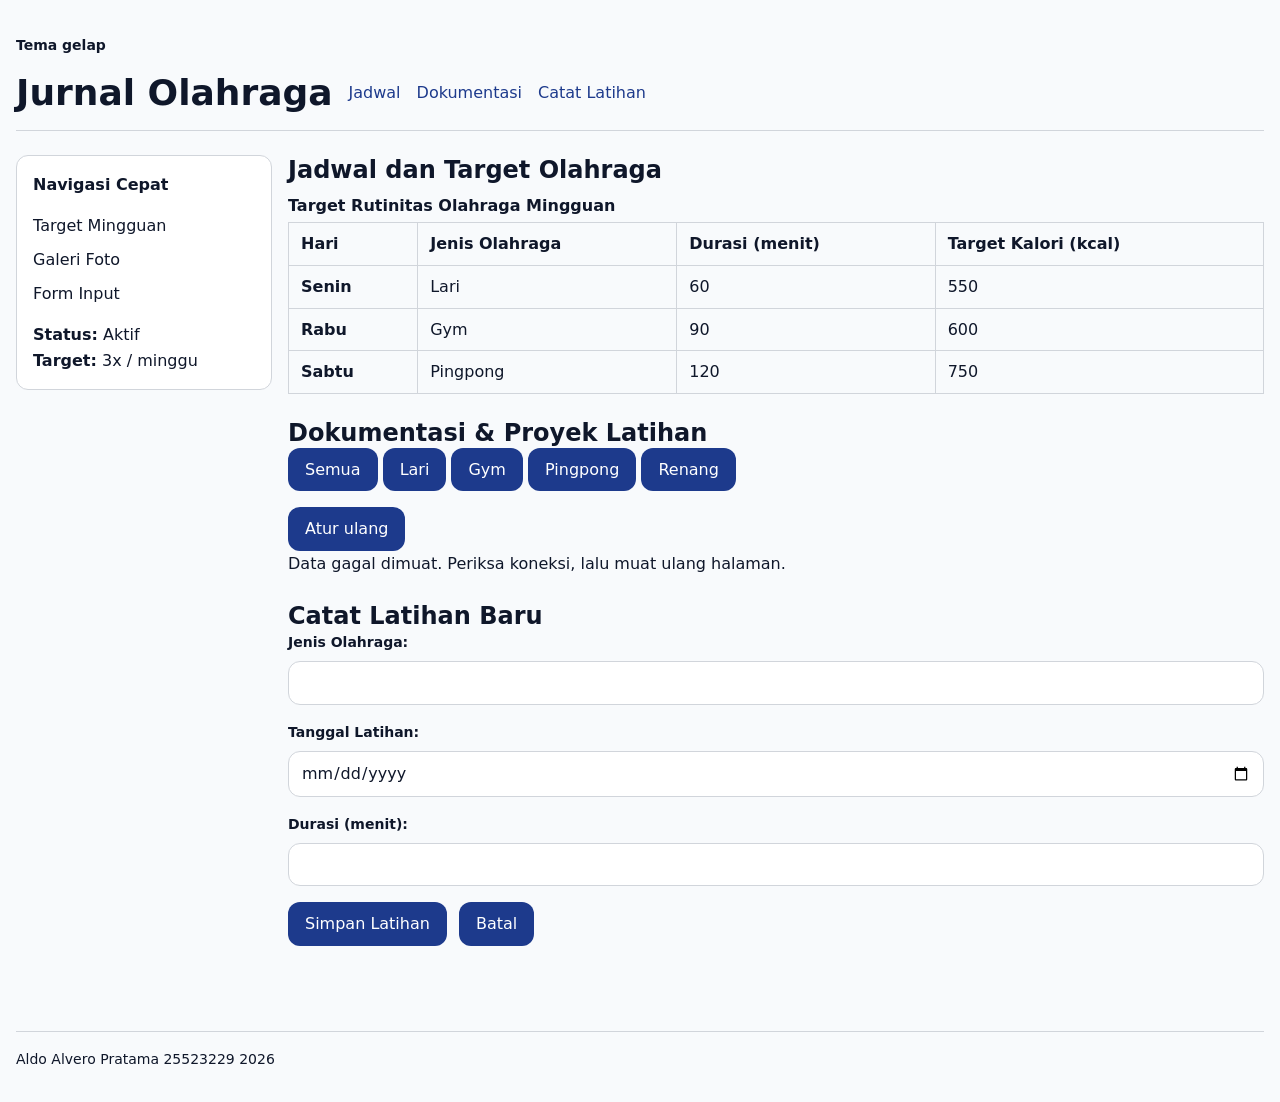
<file: worksheet -p11/profil.html>
<!doctype html>
<html lang="id">
  <head>
    <meta charset="utf-8" />
    <meta name="viewport" content="width=device-width, initial-scale=1.0" />
    <title>Jurnal & Target Olahraga Saya</title>
    <link rel="icon" href="data:," />

    <link rel="stylesheet" href="tokens.css" />
    <link rel="stylesheet" href="base.css" />
    <link rel="stylesheet" href="layout.css" />
    <link rel="stylesheet" href="komponen.css" />
    <link rel="stylesheet" href="tema.css" />
    <link rel="stylesheet" href="responsif.css" />
  </head>
  <body>
    <div class="page">
      <header>
        <div class="baris-pengalih">
          <input type="checkbox" id="tema" class="pengalih-tema" />
          <label for="tema" class="tombol-tema">Tema gelap</label>
        </div>

        <div class="header-baris navbar">
          <h1>Jurnal Olahraga</h1>
          <nav aria-label="Navigasi utama">
            <ul>
              <li><a href="#jadwal">Jadwal</a></li>
              <li><a href="#galeri">Dokumentasi</a></li>
              <li><a href="#catat">Catat Latihan</a></li>
            </ul>
          </nav>
        </div>
      </header>

      <main class="isi">
        <aside class="sisi">
          <h3>Navigasi Cepat</h3>
          <nav>
            <ul>
              <li><a href="#jadwal">Target Mingguan</a></li>
              <li><a href="#galeri">Galeri Foto</a></li>
              <li><a href="#catat">Form Input</a></li>
            </ul>
          </nav>
          <div class="info-profil">
            <p><strong>Status:</strong> Aktif</p>
            <p><strong>Target:</strong> 3x / minggu</p>
          </div>
        </aside>

        <div class="utama">
          <section id="jadwal" class="bagian">
            <h2>Jadwal dan Target Olahraga</h2>
            <div class="wadah-tabel">
              <table>
                <caption>
                  Target Rutinitas Olahraga Mingguan
                </caption>
                <thead>
                  <tr>
                    <th scope="col">Hari</th>
                    <th scope="col">Jenis Olahraga</th>
                    <th scope="col">Durasi (menit)</th>
                    <th scope="col">Target Kalori (kcal)</th>
                  </tr>
                </thead>
                <tbody>
                  <tr>
                    <th scope="row">Senin</th>
                    <td>Lari</td>
                    <td>60</td>
                    <td>550</td>
                  </tr>
                  <tr>
                    <th scope="row">Rabu</th>
                    <td>Gym</td>
                    <td>90</td>
                    <td>600</td>
                  </tr>
                  <tr>
                    <th scope="row">Sabtu</th>
                    <td>Pingpong</td>
                    <td>120</td>
                    <td>750</td>
                  </tr>
                </tbody>
              </table>
            </div>
          </section>

          <section id="galeri" class="bagian">
            <h2>Dokumentasi & Proyek Latihan</h2>
            
            <div id="filter" style="margin-bottom: 1rem;">
              <button type="button" data-kategori="semua" class="aktif">Semua</button>
              <button type="button" data-kategori="lari">Lari</button>
              <button type="button" data-kategori="gym">Gym</button>
              <button type="button" data-kategori="pingpong">Pingpong</button>
              <button type="button" data-kategori="renang">Renang</button>
            </div>
            <button type="button" id="atur-ulang">Atur ulang</button>

            <p id="muat" hidden>Memuat data...</p>
            <p id="pesan-kosong" hidden>Tidak ada latihan pada kategori ini.</p>

      
            <div class="galeri" id="daftar-proyek"></div>
          </section>

          <section id="catat" class="bagian">
            <h2>Catat Latihan Baru</h2>
            <form action="/simpan" method="post">
              <div class="form-kolom">
                <label for="jenis-olahraga">Jenis Olahraga:</label>
                <input
                  type="text"
                  id="jenis-olahraga"
                  name="jenis-olahraga"
                  required
                  minlength="3"
                />
                <span class="pesan-galat"
                  >Jenis olahraga minimal 3 karakter.</span
                >
              </div>

              <div class="form-kolom">
                <label for="tanggal-latihan">Tanggal Latihan:</label>
                <input
                  type="date"
                  id="tanggal-latihan"
                  name="tanggal-latihan"
                  required
                />
                <span class="pesan-galat">Tanggal latihan wajib diisi.</span>
              </div>

              <div class="form-kolom">
                <label for="durasi-latihan">Durasi (menit):</label>
                <input
                  type="number"
                  id="durasi-latihan"
                  name="durasi-latihan"
                  min="1"
                  max="300"
                  required
                />
                <span class="pesan-galat"
                  >Durasi wajib antara 1-300 menit.</span
                >
              </div>

              <div class="baris-tombol">
                <button type="submit">Simpan Latihan</button>
                <button type="reset" class="tombol-sekunder">Batal</button>
              </div>
            </form>
          </section>
        </div>
      </main>

      <footer>
        <p>Aldo Alvero Pratama 25523229 2026</p>
      </footer>
    </div>
    <script type="module" src="js/app.js"></script>
     
  </body>
</html>
</file>
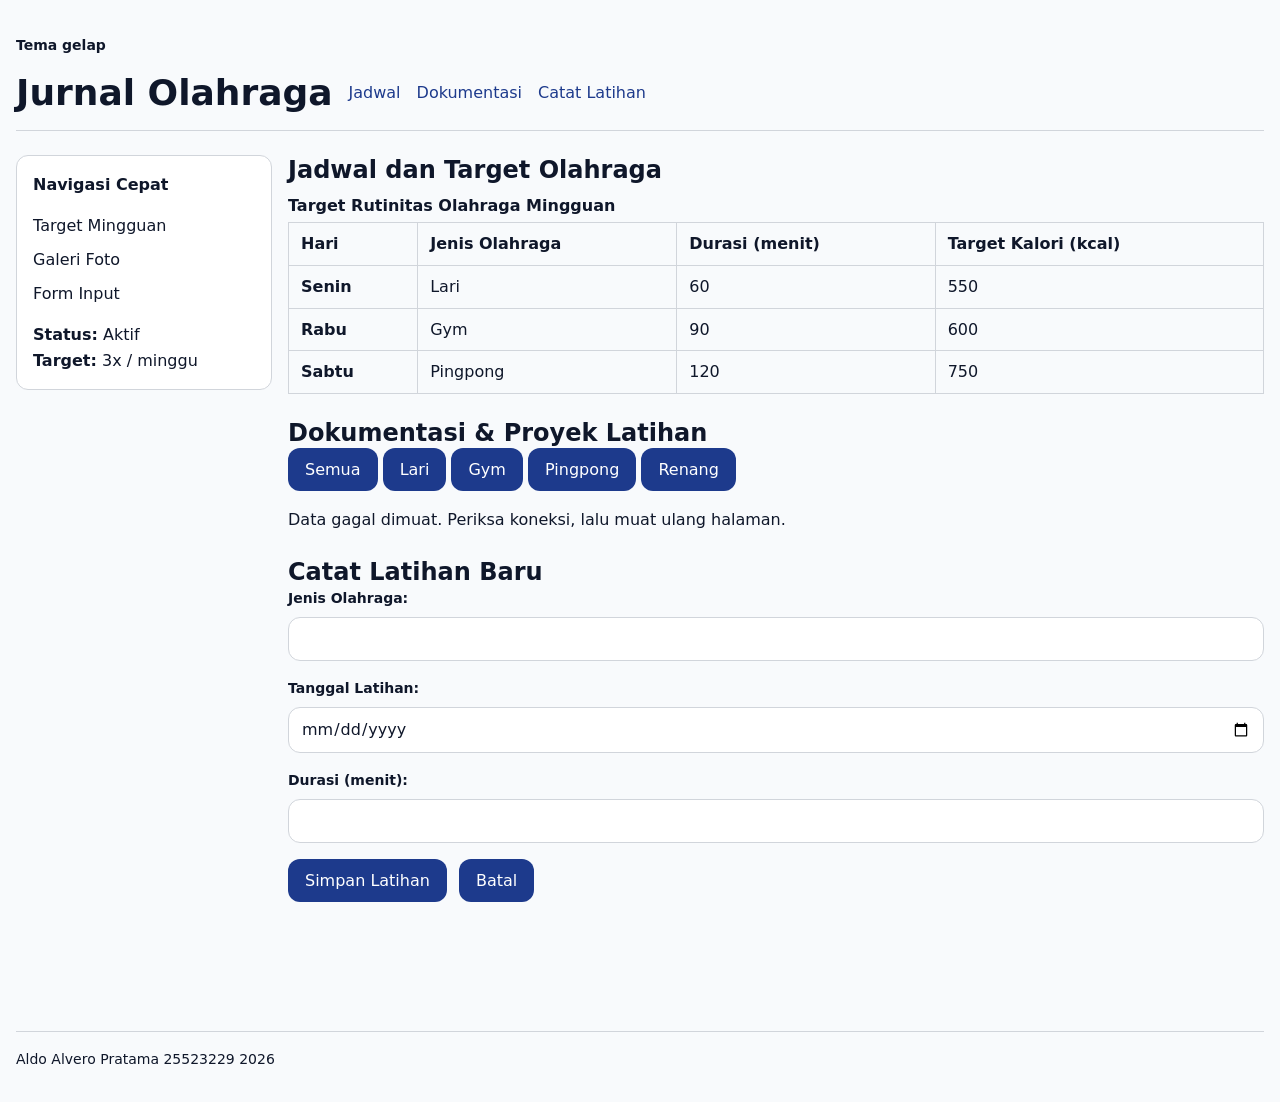
<file: worksheet-p10/profil.html>
<!doctype html>
<html lang="id">
  <head>
    <meta charset="utf-8" />
    <meta name="viewport" content="width=device-width, initial-scale=1.0" />
    <title>Jurnal & Target Olahraga Saya</title>

    <link rel="stylesheet" href="tokens.css" />
    <link rel="stylesheet" href="base.css" />
    <link rel="stylesheet" href="layout.css" />
    <link rel="stylesheet" href="komponen.css" />
    <link rel="stylesheet" href="tema.css" />
    <link rel="stylesheet" href="responsif.css" />
  </head>
  <body>
    <div class="page">
      <header>
        <div class="baris-pengalih">
          <input type="checkbox" id="tema" class="pengalih-tema" />
          <label for="tema" class="tombol-tema">Tema gelap</label>
        </div>

        <div class="header-baris navbar">
          <h1>Jurnal Olahraga</h1>
          <nav aria-label="Navigasi utama">
            <ul>
              <li><a href="#jadwal">Jadwal</a></li>
              <li><a href="#galeri">Dokumentasi</a></li>
              <li><a href="#catat">Catat Latihan</a></li>
            </ul>
          </nav>
        </div>
      </header>

      <main class="isi">
        <aside class="sisi">
          <h3>Navigasi Cepat</h3>
          <nav>
            <ul>
              <li><a href="#jadwal">Target Mingguan</a></li>
              <li><a href="#galeri">Galeri Foto</a></li>
              <li><a href="#catat">Form Input</a></li>
            </ul>
          </nav>
          <div class="info-profil">
            <p><strong>Status:</strong> Aktif</p>
            <p><strong>Target:</strong> 3x / minggu</p>
          </div>
        </aside>

        <div class="utama">
          <section id="jadwal" class="bagian">
            <h2>Jadwal dan Target Olahraga</h2>
            <div class="wadah-tabel">
              <table>
                <caption>
                  Target Rutinitas Olahraga Mingguan
                </caption>
                <thead>
                  <tr>
                    <th scope="col">Hari</th>
                    <th scope="col">Jenis Olahraga</th>
                    <th scope="col">Durasi (menit)</th>
                    <th scope="col">Target Kalori (kcal)</th>
                  </tr>
                </thead>
                <tbody>
                  <tr>
                    <th scope="row">Senin</th>
                    <td>Lari</td>
                    <td>60</td>
                    <td>550</td>
                  </tr>
                  <tr>
                    <th scope="row">Rabu</th>
                    <td>Gym</td>
                    <td>90</td>
                    <td>600</td>
                  </tr>
                  <tr>
                    <th scope="row">Sabtu</th>
                    <td>Pingpong</td>
                    <td>120</td>
                    <td>750</td>
                  </tr>
                </tbody>
              </table>
            </div>
          </section>

          <section id="galeri" class="bagian">
            <h2>Dokumentasi & Proyek Latihan</h2>
            
            <div id="filter" style="margin-bottom: 1rem;">
              <button type="button" data-kategori="semua" class="aktif">Semua</button>
              <button type="button" data-kategori="lari">Lari</button>
              <button type="button" data-kategori="gym">Gym</button>
              <button type="button" data-kategori="pingpong">Pingpong</button>
              <button type="button" data-kategori="renang">Renang</button>
            </div>
            <p id="muat" hidden>Memuat data...</p>
            <p id="pesan-kosong" hidden>Tidak ada latihan pada kategori ini.</p>

      
            <div class="galeri" id="daftar-proyek"></div>
          </section>

          <section id="catat" class="bagian">
            <h2>Catat Latihan Baru</h2>
            <form action="/simpan" method="post">
              <div class="form-kolom">
                <label for="jenis-olahraga">Jenis Olahraga:</label>
                <input
                  type="text"
                  id="jenis-olahraga"
                  name="jenis-olahraga"
                  required
                  minlength="3"
                />
                <span class="pesan-galat"
                  >Jenis olahraga minimal 3 karakter.</span
                >
              </div>

              <div class="form-kolom">
                <label for="tanggal-latihan">Tanggal Latihan:</label>
                <input
                  type="date"
                  id="tanggal-latihan"
                  name="tanggal-latihan"
                  required
                />
                <span class="pesan-galat">Tanggal latihan wajib diisi.</span>
              </div>

              <div class="form-kolom">
                <label for="durasi-latihan">Durasi (menit):</label>
                <input
                  type="number"
                  id="durasi-latihan"
                  name="durasi-latihan"
                  min="1"
                  max="300"
                  required
                />
                <span class="pesan-galat"
                  >Durasi wajib antara 1-300 menit.</span
                >
              </div>

              <div class="baris-tombol">
                <button type="submit">Simpan Latihan</button>
                <button type="reset" class="tombol-sekunder">Batal</button>
              </div>
            </form>
          </section>
        </div>
      </main>

      <footer>
        <p>Aldo Alvero Pratama 25523229 2026</p>
      </footer>
    </div>
    <script type="module" src="js/app.js"></script>
     
  </body>
</html>
</file>
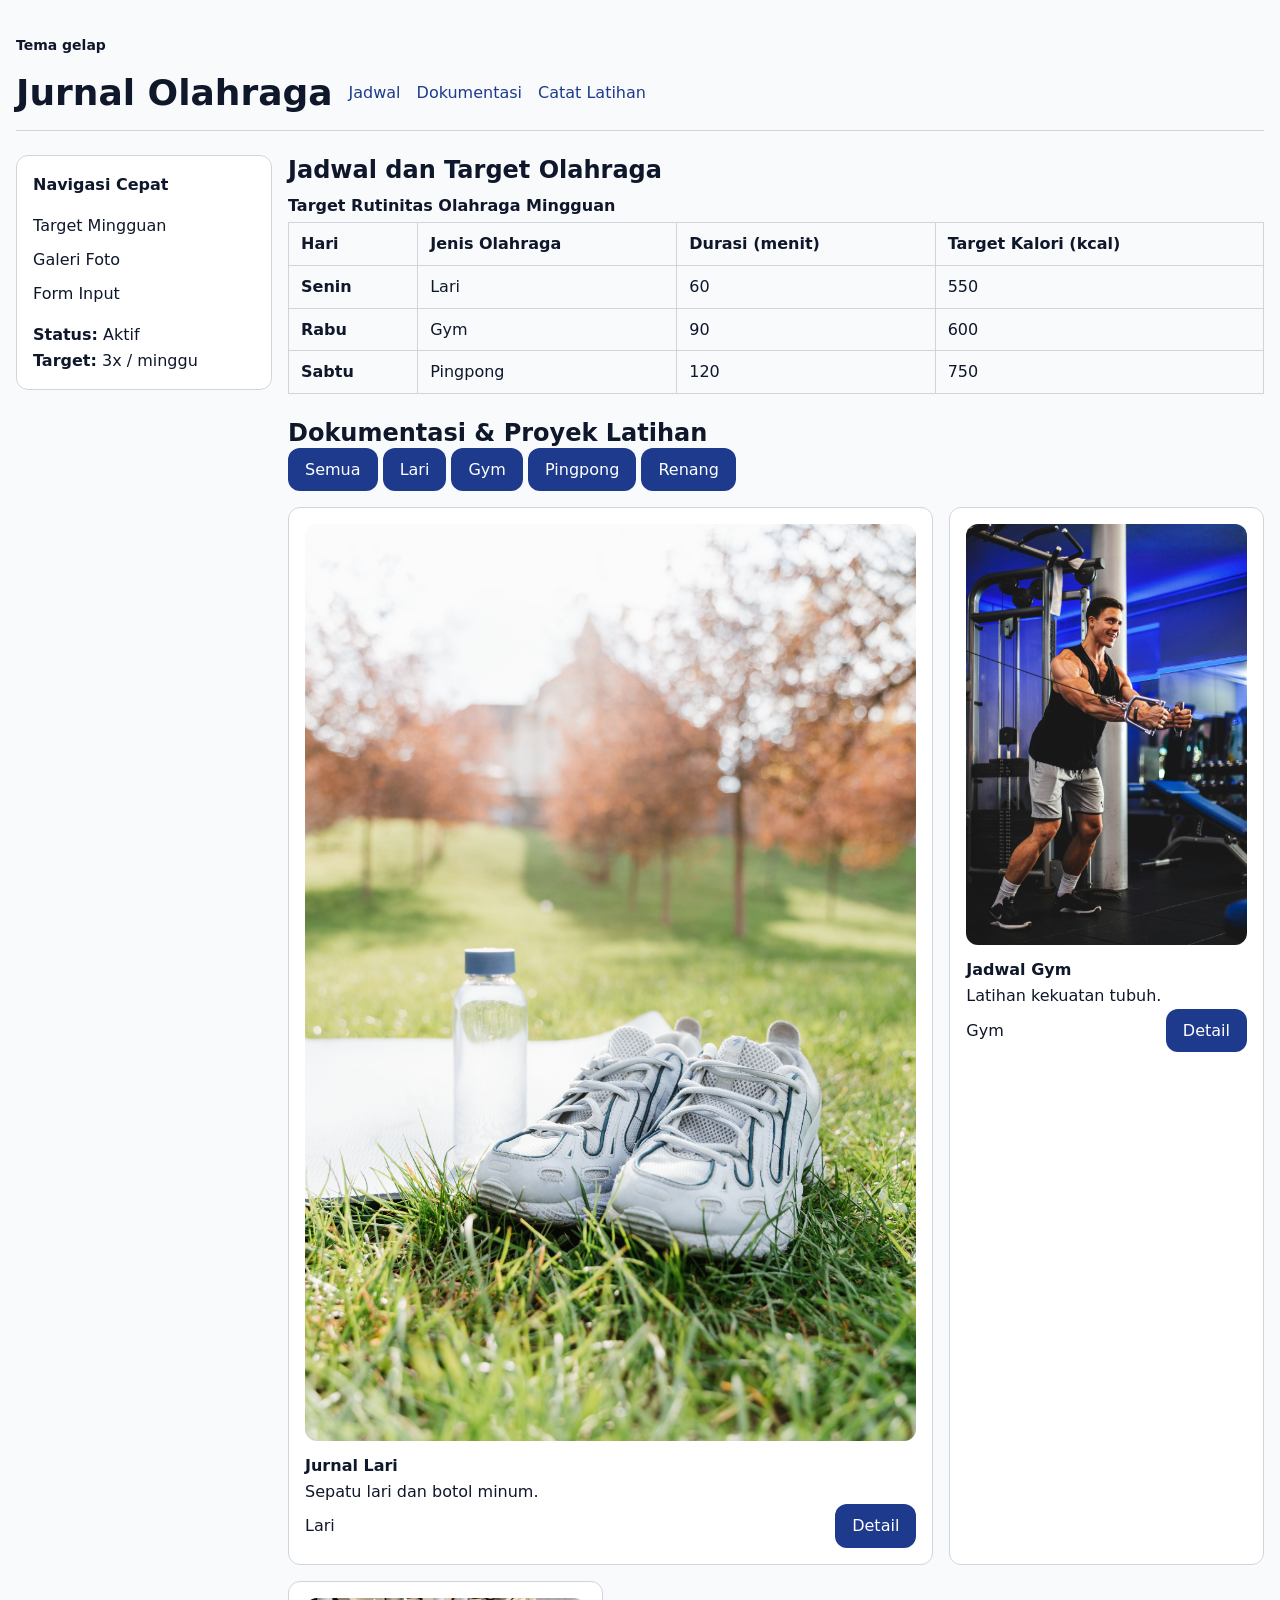
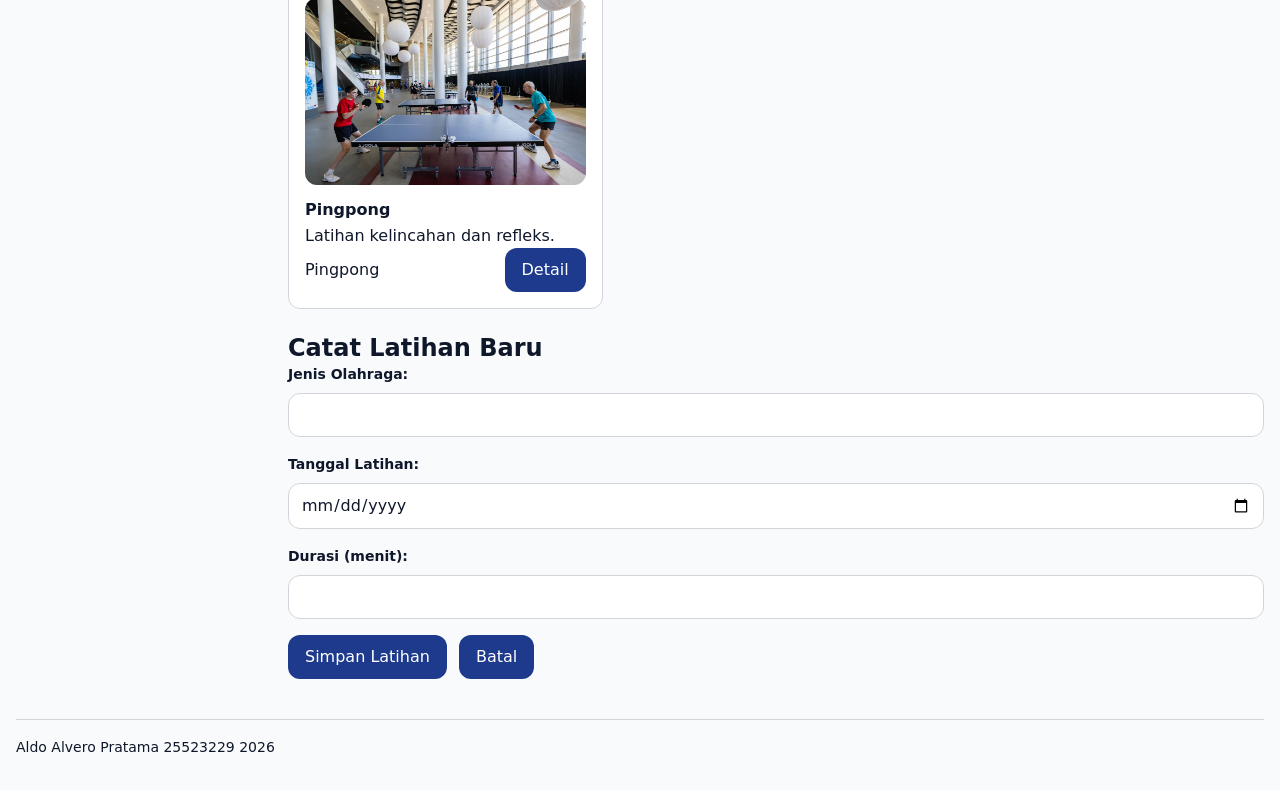
<file: worksheet-p9/profil.html>
<!doctype html>
<html lang="id">
  <head>
    <meta charset="utf-8" />
    <meta name="viewport" content="width=device-width, initial-scale=1.0" />
    <title>Jurnal & Target Olahraga Saya</title>

    <link rel="stylesheet" href="tokens.css" />
    <link rel="stylesheet" href="base.css" />
    <link rel="stylesheet" href="layout.css" />
    <link rel="stylesheet" href="komponen.css" />
    <link rel="stylesheet" href="tema.css" />
    <link rel="stylesheet" href="responsif.css" />
  </head>
  <body>
    <div class="page">
      <header>
        <div class="baris-pengalih">
          <input type="checkbox" id="tema" class="pengalih-tema" />
          <label for="tema" class="tombol-tema">Tema gelap</label>
        </div>

        <div class="header-baris navbar">
          <h1>Jurnal Olahraga</h1>
          <nav aria-label="Navigasi utama">
            <ul>
              <li><a href="#jadwal">Jadwal</a></li>
              <li><a href="#galeri">Dokumentasi</a></li>
              <li><a href="#catat">Catat Latihan</a></li>
            </ul>
          </nav>
        </div>
      </header>

      <main class="isi">
        <aside class="sisi">
          <h3>Navigasi Cepat</h3>
          <nav>
            <ul>
              <li><a href="#jadwal">Target Mingguan</a></li>
              <li><a href="#galeri">Galeri Foto</a></li>
              <li><a href="#catat">Form Input</a></li>
            </ul>
          </nav>
          <div class="info-profil">
            <p><strong>Status:</strong> Aktif</p>
            <p><strong>Target:</strong> 3x / minggu</p>
          </div>
        </aside>

        <div class="utama">
          <section id="jadwal" class="bagian">
            <h2>Jadwal dan Target Olahraga</h2>
            <div class="wadah-tabel">
              <table>
                <caption>
                  Target Rutinitas Olahraga Mingguan
                </caption>
                <thead>
                  <tr>
                    <th scope="col">Hari</th>
                    <th scope="col">Jenis Olahraga</th>
                    <th scope="col">Durasi (menit)</th>
                    <th scope="col">Target Kalori (kcal)</th>
                  </tr>
                </thead>
                <tbody>
                  <tr>
                    <th scope="row">Senin</th>
                    <td>Lari</td>
                    <td>60</td>
                    <td>550</td>
                  </tr>
                  <tr>
                    <th scope="row">Rabu</th>
                    <td>Gym</td>
                    <td>90</td>
                    <td>600</td>
                  </tr>
                  <tr>
                    <th scope="row">Sabtu</th>
                    <td>Pingpong</td>
                    <td>120</td>
                    <td>750</td>
                  </tr>
                </tbody>
              </table>
            </div>
          </section>

          <section id="galeri" class="bagian">
            <h2>Dokumentasi & Proyek Latihan</h2>
            
            <div id="filter" style="margin-bottom: 1rem;">
              <button type="button" data-kategori="semua" class="aktif">Semua</button>
              <button type="button" data-kategori="lari">Lari</button>
              <button type="button" data-kategori="gym">Gym</button>
              <button type="button" data-kategori="pingpong">Pingpong</button>
              <button type="button" data-kategori="renang">Renang</button>
            </div>

            <p id="pesan-kosong" hidden>Tidak ada latihan pada kategori ini.</p>

      
            <div class="galeri" id="daftar-proyek"></div>
          </section>

          <section id="catat" class="bagian">
            <h2>Catat Latihan Baru</h2>
            <form action="/simpan" method="post">
              <div class="form-kolom">
                <label for="jenis-olahraga">Jenis Olahraga:</label>
                <input
                  type="text"
                  id="jenis-olahraga"
                  name="jenis-olahraga"
                  required
                  minlength="3"
                />
                <span class="pesan-galat"
                  >Jenis olahraga minimal 3 karakter.</span
                >
              </div>

              <div class="form-kolom">
                <label for="tanggal-latihan">Tanggal Latihan:</label>
                <input
                  type="date"
                  id="tanggal-latihan"
                  name="tanggal-latihan"
                  required
                />
                <span class="pesan-galat">Tanggal latihan wajib diisi.</span>
              </div>

              <div class="form-kolom">
                <label for="durasi-latihan">Durasi (menit):</label>
                <input
                  type="number"
                  id="durasi-latihan"
                  name="durasi-latihan"
                  min="1"
                  max="300"
                  required
                />
                <span class="pesan-galat"
                  >Durasi wajib antara 1-300 menit.</span
                >
              </div>

              <div class="baris-tombol">
                <button type="submit">Simpan Latihan</button>
                <button type="reset" class="tombol-sekunder">Batal</button>
              </div>
            </form>
          </section>
        </div>
      </main>

      <footer>
        <p>Aldo Alvero Pratama 25523229 2026</p>
      </footer>
    </div>
    <script type="module" src="js/app.js"></script>
    <script type="module" src="js/dom.js"></script>
  </body>
</html>
</file>
<file: worksheet -p11/tokens.css>
/* LAPIS 1 - primitif: nilai mentah, tidak menyebut peran apa pun */
:root {
  --blue-700: #1d3a8c;
  --blue-500: #2563eb;
  --gray-50: #f8fafc;
  --gray-900: #0f172a;

  --space-1: 0.25rem;
  --space-2: 0.5rem;
  --space-3: 0.75rem;
  --space-4: 1rem;
  --space-6: 1.5rem;

  --radius-md: 0.75rem;
  --radius-full: 999px;

  --shadow-1: 0 1px 3px rgba(0, 0, 0, 0.1);

  --text-sm: 0.875rem;
  --text-md: 1rem;
  --text-xl: 1.5rem;
  --text-3xl: 2.25rem;
}

/* LAPIS 2 - semantik: peran. Isinya mengacu ke lapis 1 */
:root {
  --color-bg: var(--gray-50);
  --color-fg: var(--gray-900);
  --color-surface: #ffffff;
  --color-border: #d1d5db;
  --color-primary: var(--blue-700);
  --color-danger: #b00020;
  --color-focus: var(--blue-500);

  --card-pad: var(--space-4);
  --section-gap: var(--space-6);
}
</file>
<file: worksheet -p11/base.css>
*,
*::before,
*::after {
  box-sizing: border-box;
}

* {
  margin: 0;
}

img {
  max-width: 100%;
  height: auto;
  display: block;
}

html {
  font-size: 100%;
}

body {
  font-family: system-ui, "Segoe UI", Roboto, sans-serif;
  font-size: var(--text-md);
  line-height: 1.6;
  color: var(--color-fg);
  background: var(--color-bg);
  padding: var(--space-4);
}

h1 {
  font-size: var(--text-3xl);
  line-height: 1.15;
  color: var(--color-fg);
}

h2 {
  font-size: var(--text-xl);
  line-height: 1.25;
  color: var(--color-fg);
}

h3 {
  font-size: var(--text-md);
  color: var(--color-fg);
}

main p {
  max-width: 60ch;
  color: var(--color-fg);
}

a {
  color: var(--color-primary);
  text-decoration: underline;
}

a:hover {
  color: var(--color-primary);
}
</file>
<file: worksheet -p11/layout.css>
.page {
  display: grid;
  grid-template-rows: auto 1fr auto;
  min-height: 100dvh;
}

header {
  padding-block: var(--space-4);
  border-bottom: 1px solid var(--color-border);
}

.baris-pengalih {
  margin-bottom: var(--space-2);
}

.navbar {
  display: flex;
  gap: var(--space-4);
  align-items: center;
}

nav ul {
  display: flex;
  gap: var(--space-4);
  list-style: none;
  padding: 0;
  margin: 0;
}

nav a {
  color: var(--color-primary);
  text-decoration: none;
}

nav a:hover {
  text-decoration: underline;
}

.isi {
  display: grid;
  grid-template-columns: 16rem 1fr;
  grid-template-areas:
    "sisi utama"
    "sisi bawah";
  gap: var(--space-6);
  padding-block: var(--space-6);
}

.sisi {
  grid-area: sisi;
  display: flex;
  flex-direction: column;
  gap: var(--space-4);
  background: var(--color-surface);
  padding: var(--space-4);
  border-radius: var(--radius-md);
  border: 1px solid var(--color-border);
  height: fit-content;
  min-width: 0;
}

.sisi ul {
  display: flex;
  flex-direction: column;
  gap: var(--space-2);
  list-style: none;
  padding: 0;
  margin: 0;
}

.sisi a {
  text-decoration: none;
  color: var(--color-fg);
}

.sisi a:hover {
  color: var(--color-primary);
}

.utama {
  grid-area: utama;
  display: flex;
  flex-direction: column;
  gap: var(--space-6);
  min-width: 0;
}

.bagian {
  min-width: 0;
}

footer {
  padding-block: var(--space-4);
  border-top: 1px solid var(--color-border);
  color: var(--color-fg);
  font-size: var(--text-sm);
}
</file>
<file: worksheet -p11/komponen.css>
.galeri {
  display: grid;
  
  gap: var(--space-4);
}

.kartu {
  display: flex;
  flex-direction: column;
  gap: var(--space-3);
  padding: var(--space-4);
  background: var(--color-surface);
  border: 1px solid var(--color-border);
  border-radius: var(--radius-md);
}

.kartu img {
  max-width: 100%;
  height: auto;
  object-fit: cover;
  border-radius: var(--radius-md);
}

.kartu-bodi {
  margin-top: var(--space-2);
  font-size: var(--text-sm);
  color: var(--color-fg);
}

.kartu__kaki {
  display: flex;
  align-items: center;
  justify-content: space-between;
  gap: var(--space-2);
}

.galeri .kartu {
  display: grid;
  align-content: start;
  min-height: 14rem;
}


.kartu__isi {
  min-width: 0;
}

.kartu__judul {
  overflow-wrap: anywhere;
}

form {
  display: flex;
  flex-direction: column;
  gap: var(--space-4);
}

.baris-tombol {
  display: flex;
  gap: var(--space-3);
}

.form-kolom {
  display: flex;
  flex-direction: column;
  gap: var(--space-2);
}

label {
  font-size: var(--text-sm);
  font-weight: 600;
  color: var(--color-fg);
}

input,
select,
textarea {
  font: inherit;
  padding: var(--space-2) var(--space-3);
  border: 1px solid var(--color-border);
  border-radius: var(--radius-md);
  background: var(--color-surface);
  color: var(--color-fg);
}

button {
  font: inherit;
  padding: var(--space-2) var(--space-4);
  border: 1px solid transparent;
  border-radius: var(--radius-md);
  background: var(--color-primary);
  color: var(--color-surface);
  cursor: pointer;
}

:focus-visible {
  outline: 2px solid var(--color-focus);
  outline-offset: 2px;
}

input:user-invalid {
  border-color: var(--color-danger);
  border-width: 2px;
}

.pesan-galat {
  display: none;
  color: var(--color-danger);
  font-size: var(--text-sm);
}

.form-kolom:has(input:user-invalid) .pesan-galat {
  display: block;
}


.wadah-tabel {
  overflow-x: auto;
}

table {
  width: 100%;
  border-collapse: collapse;
  margin-top: var(--space-2);
}

th,
td {
  padding: var(--space-2) var(--space-3);
  border: 1px solid var(--color-border);
  text-align: left;
  color: var(--color-fg);
}

th {
  background-color: var(--color-bg);
  font-weight: 600;
}

caption {
  caption-side: top;
  text-align: left;
  font-weight: 600;
  margin-bottom: var(--space-1);
  color: var(--color-fg);
}
</file>
<file: worksheet -p11/tema.css>
.pengalih-tema {
  position: absolute;
  opacity: 0;
  pointer-events: none;
}

.tombol-tema {
  cursor: pointer;
  font-weight: 600;
  display: inline-block;
  margin-bottom: var(--space-2);
}

@media (prefers-color-scheme: dark) {
  :root {
    --color-bg: #0f172a;
    --color-fg: #e2e8f0;
    --color-surface: #1e293b;
    --color-border: #334155;
    --color-primary: #7da9f7;
    --color-danger: #ff8a8a;
    --color-focus: #ffc000;
    --shadow-1: 0 1px 3px rgba(0, 0, 0, 0.45);
  }
}

:root:has(#tema:checked) {
  --color-bg: #0f172a;
  --color-fg: #e2e8f0;
  --color-surface: #1e293b;
  --color-border: #334155;
  --color-primary: #7da9f7;
  --color-danger: #ff8a8a;
  --color-focus: #ffc000;
  --shadow-1: 0 1px 3px rgba(0, 0, 0, 0.45);
}
</file>
<file: worksheet -p11/responsif.css>
.isi {
  min-height: 100dvh;
  display: grid;
  grid-template-columns: 1fr;
  gap: var(--space-4);
}

.navbar {
  flex-wrap: wrap;
}

nav ul {
  flex-wrap: wrap;
}

.galeri {
  grid-template-columns: 1fr;
}

@media (min-width: 48rem) {
  .galeri {
    grid-template-columns: repeat(2, 1fr);
  }

  .sorotan {
    grid-column: span 2;
  }
}

@media (min-width: 60rem) {
  .isi {
    grid-template-columns: 16rem 1fr;
    grid-template-areas:
      "sisi utama"
      "sisi bawah";
  }

  .galeri {
    grid-template-columns: repeat(3, 1fr);
  }
}
</file>
<file: worksheet-p10/tokens.css>
/* LAPIS 1 - primitif: nilai mentah, tidak menyebut peran apa pun */
:root {
  --blue-700: #1d3a8c;
  --blue-500: #2563eb;
  --gray-50: #f8fafc;
  --gray-900: #0f172a;

  --space-1: 0.25rem;
  --space-2: 0.5rem;
  --space-3: 0.75rem;
  --space-4: 1rem;
  --space-6: 1.5rem;

  --radius-md: 0.75rem;
  --radius-full: 999px;

  --shadow-1: 0 1px 3px rgba(0, 0, 0, 0.1);

  --text-sm: 0.875rem;
  --text-md: 1rem;
  --text-xl: 1.5rem;
  --text-3xl: 2.25rem;
}

/* LAPIS 2 - semantik: peran. Isinya mengacu ke lapis 1 */
:root {
  --color-bg: var(--gray-50);
  --color-fg: var(--gray-900);
  --color-surface: #ffffff;
  --color-border: #d1d5db;
  --color-primary: var(--blue-700);
  --color-danger: #b00020;
  --color-focus: var(--blue-500);

  --card-pad: var(--space-4);
  --section-gap: var(--space-6);
}
</file>
<file: worksheet-p10/base.css>
*,
*::before,
*::after {
  box-sizing: border-box;
}

* {
  margin: 0;
}

img {
  max-width: 100%;
  height: auto;
  display: block;
}

html {
  font-size: 100%;
}

body {
  font-family: system-ui, "Segoe UI", Roboto, sans-serif;
  font-size: var(--text-md);
  line-height: 1.6;
  color: var(--color-fg);
  background: var(--color-bg);
  padding: var(--space-4);
}

h1 {
  font-size: var(--text-3xl);
  line-height: 1.15;
  color: var(--color-fg);
}

h2 {
  font-size: var(--text-xl);
  line-height: 1.25;
  color: var(--color-fg);
}

h3 {
  font-size: var(--text-md);
  color: var(--color-fg);
}

main p {
  max-width: 60ch;
  color: var(--color-fg);
}

a {
  color: var(--color-primary);
  text-decoration: underline;
}

a:hover {
  color: var(--color-primary);
}
</file>
<file: worksheet-p10/layout.css>
.page {
  display: grid;
  grid-template-rows: auto 1fr auto;
  min-height: 100dvh;
}

header {
  padding-block: var(--space-4);
  border-bottom: 1px solid var(--color-border);
}

.baris-pengalih {
  margin-bottom: var(--space-2);
}

.navbar {
  display: flex;
  gap: var(--space-4);
  align-items: center;
}

nav ul {
  display: flex;
  gap: var(--space-4);
  list-style: none;
  padding: 0;
  margin: 0;
}

nav a {
  color: var(--color-primary);
  text-decoration: none;
}

nav a:hover {
  text-decoration: underline;
}

.isi {
  display: grid;
  grid-template-columns: 16rem 1fr;
  grid-template-areas:
    "sisi utama"
    "sisi bawah";
  gap: var(--space-6);
  padding-block: var(--space-6);
}

.sisi {
  grid-area: sisi;
  display: flex;
  flex-direction: column;
  gap: var(--space-4);
  background: var(--color-surface);
  padding: var(--space-4);
  border-radius: var(--radius-md);
  border: 1px solid var(--color-border);
  height: fit-content;
  min-width: 0;
}

.sisi ul {
  display: flex;
  flex-direction: column;
  gap: var(--space-2);
  list-style: none;
  padding: 0;
  margin: 0;
}

.sisi a {
  text-decoration: none;
  color: var(--color-fg);
}

.sisi a:hover {
  color: var(--color-primary);
}

.utama {
  grid-area: utama;
  display: flex;
  flex-direction: column;
  gap: var(--space-6);
  min-width: 0;
}

.bagian {
  min-width: 0;
}

footer {
  padding-block: var(--space-4);
  border-top: 1px solid var(--color-border);
  color: var(--color-fg);
  font-size: var(--text-sm);
}
</file>
<file: worksheet-p10/komponen.css>
.galeri {
  display: grid;
  
  gap: var(--space-4);
}

.kartu {
  display: flex;
  flex-direction: column;
  gap: var(--space-3);
  padding: var(--space-4);
  background: var(--color-surface);
  border: 1px solid var(--color-border);
  border-radius: var(--radius-md);
}

.kartu img {
  max-width: 100%;
  height: auto;
  object-fit: cover;
  border-radius: var(--radius-md);
}

.kartu-bodi {
  margin-top: var(--space-2);
  font-size: var(--text-sm);
  color: var(--color-fg);
}

.kartu__kaki {
  display: flex;
  align-items: center;
  justify-content: space-between;
  gap: var(--space-2);
}

.galeri .kartu {
  display: grid;
  align-content: start;
  min-height: 14rem;
}


.kartu__isi {
  min-width: 0;
}

.kartu__judul {
  overflow-wrap: anywhere;
}

form {
  display: flex;
  flex-direction: column;
  gap: var(--space-4);
}

.baris-tombol {
  display: flex;
  gap: var(--space-3);
}

.form-kolom {
  display: flex;
  flex-direction: column;
  gap: var(--space-2);
}

label {
  font-size: var(--text-sm);
  font-weight: 600;
  color: var(--color-fg);
}

input,
select,
textarea {
  font: inherit;
  padding: var(--space-2) var(--space-3);
  border: 1px solid var(--color-border);
  border-radius: var(--radius-md);
  background: var(--color-surface);
  color: var(--color-fg);
}

button {
  font: inherit;
  padding: var(--space-2) var(--space-4);
  border: 1px solid transparent;
  border-radius: var(--radius-md);
  background: var(--color-primary);
  color: var(--color-surface);
  cursor: pointer;
}

:focus-visible {
  outline: 2px solid var(--color-focus);
  outline-offset: 2px;
}

input:user-invalid {
  border-color: var(--color-danger);
  border-width: 2px;
}

.pesan-galat {
  display: none;
  color: var(--color-danger);
  font-size: var(--text-sm);
}

.form-kolom:has(input:user-invalid) .pesan-galat {
  display: block;
}


.wadah-tabel {
  overflow-x: auto;
}

table {
  width: 100%;
  border-collapse: collapse;
  margin-top: var(--space-2);
}

th,
td {
  padding: var(--space-2) var(--space-3);
  border: 1px solid var(--color-border);
  text-align: left;
  color: var(--color-fg);
}

th {
  background-color: var(--color-bg);
  font-weight: 600;
}

caption {
  caption-side: top;
  text-align: left;
  font-weight: 600;
  margin-bottom: var(--space-1);
  color: var(--color-fg);
}
</file>
<file: worksheet-p10/tema.css>
.pengalih-tema {
  position: absolute;
  opacity: 0;
  pointer-events: none;
}

.tombol-tema {
  cursor: pointer;
  font-weight: 600;
  display: inline-block;
  margin-bottom: var(--space-2);
}

@media (prefers-color-scheme: dark) {
  :root {
    --color-bg: #0f172a;
    --color-fg: #e2e8f0;
    --color-surface: #1e293b;
    --color-border: #334155;
    --color-primary: #7da9f7;
    --color-danger: #ff8a8a;
    --color-focus: #ffc000;
    --shadow-1: 0 1px 3px rgba(0, 0, 0, 0.45);
  }
}

:root:has(#tema:checked) {
  --color-bg: #0f172a;
  --color-fg: #e2e8f0;
  --color-surface: #1e293b;
  --color-border: #334155;
  --color-primary: #7da9f7;
  --color-danger: #ff8a8a;
  --color-focus: #ffc000;
  --shadow-1: 0 1px 3px rgba(0, 0, 0, 0.45);
}
</file>
<file: worksheet-p10/responsif.css>
.isi {
  min-height: 100dvh;
  display: grid;
  grid-template-columns: 1fr;
  gap: var(--space-4);
}

.navbar {
  flex-wrap: wrap;
}

nav ul {
  flex-wrap: wrap;
}

.galeri {
  grid-template-columns: 1fr;
}

@media (min-width: 48rem) {
  .galeri {
    grid-template-columns: repeat(2, 1fr);
  }

  .sorotan {
    grid-column: span 2;
  }
}

@media (min-width: 60rem) {
  .isi {
    grid-template-columns: 16rem 1fr;
    grid-template-areas:
      "sisi utama"
      "sisi bawah";
  }

  .galeri {
    grid-template-columns: repeat(3, 1fr);
  }
}
</file>
<file: worksheet-p9/tokens.css>
/* LAPIS 1 - primitif: nilai mentah, tidak menyebut peran apa pun */
:root {
  --blue-700: #1d3a8c;
  --blue-500: #2563eb;
  --gray-50: #f8fafc;
  --gray-900: #0f172a;

  --space-1: 0.25rem;
  --space-2: 0.5rem;
  --space-3: 0.75rem;
  --space-4: 1rem;
  --space-6: 1.5rem;

  --radius-md: 0.75rem;
  --radius-full: 999px;

  --shadow-1: 0 1px 3px rgba(0, 0, 0, 0.1);

  --text-sm: 0.875rem;
  --text-md: 1rem;
  --text-xl: 1.5rem;
  --text-3xl: 2.25rem;
}

/* LAPIS 2 - semantik: peran. Isinya mengacu ke lapis 1 */
:root {
  --color-bg: var(--gray-50);
  --color-fg: var(--gray-900);
  --color-surface: #ffffff;
  --color-border: #d1d5db;
  --color-primary: var(--blue-700);
  --color-danger: #b00020;
  --color-focus: var(--blue-500);

  --card-pad: var(--space-4);
  --section-gap: var(--space-6);
}
</file>
<file: worksheet-p9/base.css>
*,
*::before,
*::after {
  box-sizing: border-box;
}

* {
  margin: 0;
}

img {
  max-width: 100%;
  height: auto;
  display: block;
}

html {
  font-size: 100%;
}

body {
  font-family: system-ui, "Segoe UI", Roboto, sans-serif;
  font-size: var(--text-md);
  line-height: 1.6;
  color: var(--color-fg);
  background: var(--color-bg);
  padding: var(--space-4);
}

h1 {
  font-size: var(--text-3xl);
  line-height: 1.15;
  color: var(--color-fg);
}

h2 {
  font-size: var(--text-xl);
  line-height: 1.25;
  color: var(--color-fg);
}

h3 {
  font-size: var(--text-md);
  color: var(--color-fg);
}

main p {
  max-width: 60ch;
  color: var(--color-fg);
}

a {
  color: var(--color-primary);
  text-decoration: underline;
}

a:hover {
  color: var(--color-primary);
}
</file>
<file: worksheet-p9/layout.css>
.page {
  display: grid;
  grid-template-rows: auto 1fr auto;
  min-height: 100dvh;
}

header {
  padding-block: var(--space-4);
  border-bottom: 1px solid var(--color-border);
}

.baris-pengalih {
  margin-bottom: var(--space-2);
}

.navbar {
  display: flex;
  gap: var(--space-4);
  align-items: center;
}

nav ul {
  display: flex;
  gap: var(--space-4);
  list-style: none;
  padding: 0;
  margin: 0;
}

nav a {
  color: var(--color-primary);
  text-decoration: none;
}

nav a:hover {
  text-decoration: underline;
}

.isi {
  display: grid;
  grid-template-columns: 16rem 1fr;
  grid-template-areas:
    "sisi utama"
    "sisi bawah";
  gap: var(--space-6);
  padding-block: var(--space-6);
}

.sisi {
  grid-area: sisi;
  display: flex;
  flex-direction: column;
  gap: var(--space-4);
  background: var(--color-surface);
  padding: var(--space-4);
  border-radius: var(--radius-md);
  border: 1px solid var(--color-border);
  height: fit-content;
  min-width: 0;
}

.sisi ul {
  display: flex;
  flex-direction: column;
  gap: var(--space-2);
  list-style: none;
  padding: 0;
  margin: 0;
}

.sisi a {
  text-decoration: none;
  color: var(--color-fg);
}

.sisi a:hover {
  color: var(--color-primary);
}

.utama {
  grid-area: utama;
  display: flex;
  flex-direction: column;
  gap: var(--space-6);
  min-width: 0;
}

.bagian {
  min-width: 0;
}

footer {
  padding-block: var(--space-4);
  border-top: 1px solid var(--color-border);
  color: var(--color-fg);
  font-size: var(--text-sm);
}
</file>
<file: worksheet-p9/komponen.css>
.galeri {
  display: grid;
  
  gap: var(--space-4);
}

.kartu {
  display: flex;
  flex-direction: column;
  gap: var(--space-3);
  padding: var(--space-4);
  background: var(--color-surface);
  border: 1px solid var(--color-border);
  border-radius: var(--radius-md);
}

.kartu img {
 
  max-width: 100%;
  height: auto;
  object-fit: cover;
  border-radius: var(--radius-md);
}

.kartu-bodi {
  margin-top: var(--space-2);
  font-size: var(--text-sm);
  color: var(--color-fg);
}

.kartu__kaki {
  display: flex;
  align-items: center;
  justify-content: space-between;
  gap: var(--space-2);
}

.galeri .kartu {
  display: grid;
  align-content: start;
  min-height: 14rem;
}


.kartu__isi {
  min-width: 0;
}

.kartu__judul {
  overflow-wrap: anywhere;
}

form {
  display: flex;
  flex-direction: column;
  gap: var(--space-4);
}

.baris-tombol {
  display: flex;
  gap: var(--space-3);
}

.form-kolom {
  display: flex;
  flex-direction: column;
  gap: var(--space-2);
}

label {
  font-size: var(--text-sm);
  font-weight: 600;
  color: var(--color-fg);
}

input,
select,
textarea {
  font: inherit;
  padding: var(--space-2) var(--space-3);
  border: 1px solid var(--color-border);
  border-radius: var(--radius-md);
  background: var(--color-surface);
  color: var(--color-fg);
}

button {
  font: inherit;
  padding: var(--space-2) var(--space-4);
  border: 1px solid transparent;
  border-radius: var(--radius-md);
  background: var(--color-primary);
  color: var(--color-surface);
  cursor: pointer;
}

:focus-visible {
  outline: 2px solid var(--color-focus);
  outline-offset: 2px;
}

input:user-invalid {
  border-color: var(--color-danger);
  border-width: 2px;
}

.pesan-galat {
  display: none;
  color: var(--color-danger);
  font-size: var(--text-sm);
}

.form-kolom:has(input:user-invalid) .pesan-galat {
  display: block;
}


.wadah-tabel {
  overflow-x: auto;
}

table {
  width: 100%;
  border-collapse: collapse;
  margin-top: var(--space-2);
}

th,
td {
  padding: var(--space-2) var(--space-3);
  border: 1px solid var(--color-border);
  text-align: left;
  color: var(--color-fg);
}

th {
  background-color: var(--color-bg);
  font-weight: 600;
}

caption {
  caption-side: top;
  text-align: left;
  font-weight: 600;
  margin-bottom: var(--space-1);
  color: var(--color-fg);
}
</file>
<file: worksheet-p9/tema.css>
.pengalih-tema {
  position: absolute;
  opacity: 0;
  pointer-events: none;
}

.tombol-tema {
  cursor: pointer;
  font-weight: 600;
  display: inline-block;
  margin-bottom: var(--space-2);
}

@media (prefers-color-scheme: dark) {
  :root {
    --color-bg: #0f172a;
    --color-fg: #e2e8f0;
    --color-surface: #1e293b;
    --color-border: #334155;
    --color-primary: #7da9f7;
    --color-danger: #ff8a8a;
    --color-focus: #ffc000;
    --shadow-1: 0 1px 3px rgba(0, 0, 0, 0.45);
  }
}

:root:has(#tema:checked) {
  --color-bg: #0f172a;
  --color-fg: #e2e8f0;
  --color-surface: #1e293b;
  --color-border: #334155;
  --color-primary: #7da9f7;
  --color-danger: #ff8a8a;
  --color-focus: #ffc000;
  --shadow-1: 0 1px 3px rgba(0, 0, 0, 0.45);
}
</file>
<file: worksheet-p9/responsif.css>
.isi {
  min-height: 100dvh;
  display: grid;
  grid-template-columns: 1fr;
  gap: var(--space-4);
}

.navbar {
  flex-wrap: wrap;
}

nav ul {
  flex-wrap: wrap;
}

.galeri {
  grid-template-columns: 1fr;
}

@media (min-width: 48rem) {
  .galeri {
    grid-template-columns: repeat(2, 1fr);
  }

  .sorotan {
    grid-column: span 2;
  }
}

@media (min-width: 60rem) {
  .isi {
    grid-template-columns: 16rem 1fr;
    grid-template-areas:
      "sisi utama"
      "sisi bawah";
  }

  .galeri {
    grid-template-columns: repeat(3, 1fr);
  }
}
</file>
